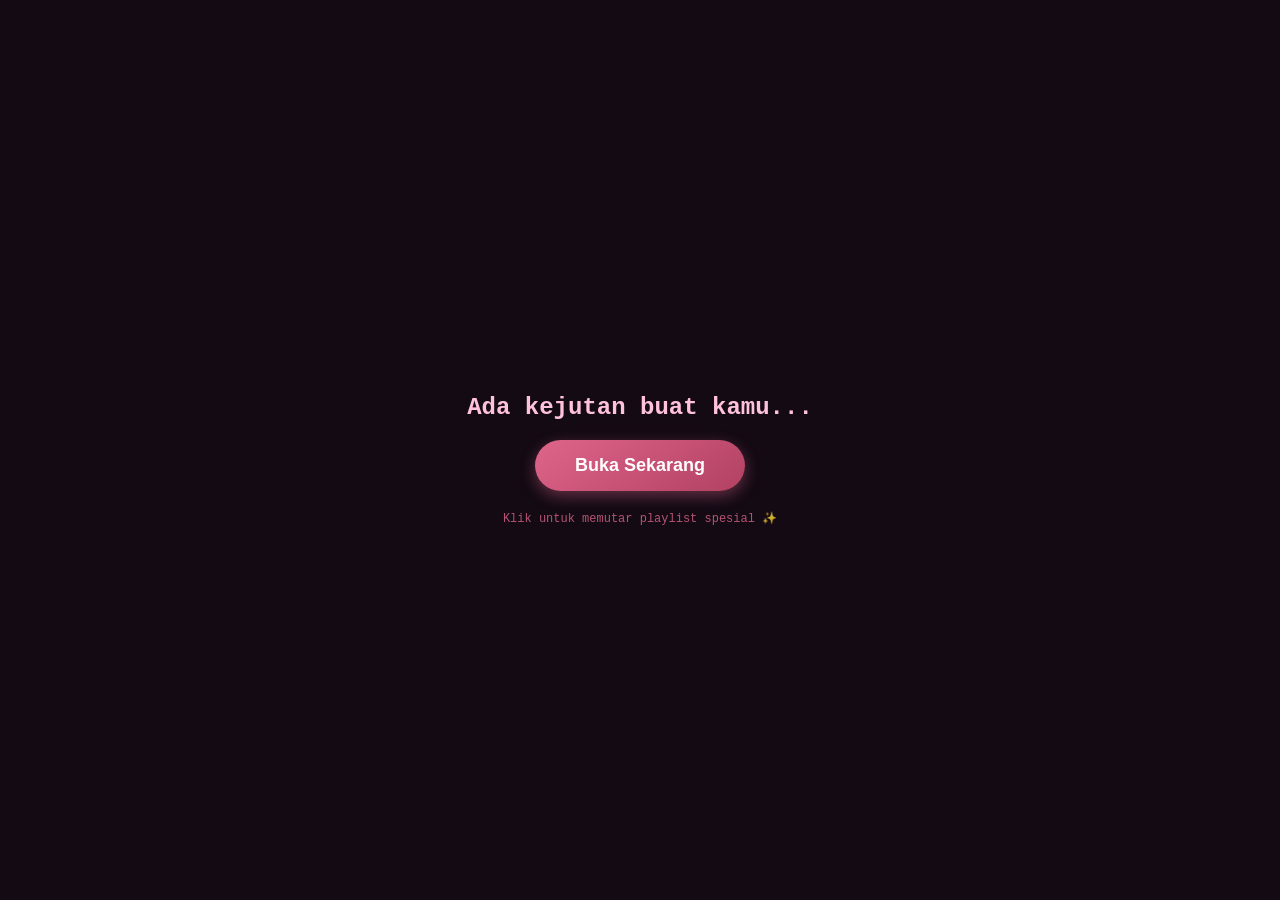
<file: index.html>
<!DOCTYPE html>
<html lang="id">
<head>
    <meta charset="UTF-8">
    <meta name="viewport" content="width=device-width, initial-scale=1.0">
    <title>Special Gift For You</title>
    <style>
        body, html { 
            margin: 0; padding: 0; height: 100%; 
            overflow: hidden; background-color: #1a1a2e; 
        }
        iframe { width: 100%; height: 100%; border: none; display: block; }

        #start-overlay { 
            position: fixed; top: 0; left: 0; 
            width: 100%; height: 100%; 
            background: rgba(20, 10, 20, 0.95); 
            color: #ffc1db; display: flex; 
            flex-direction: column; justify-content: center; 
            align-items: center; z-index: 9999; 
            font-family: 'Courier New', monospace; text-align: center;
        }

        .play-btn { 
            padding: 15px 40px; font-size: 18px; font-weight: bold;
            cursor: pointer; border-radius: 30px; 
            background: linear-gradient(145deg, #df658a, #b14162); 
            color: white; border: none; 
            box-shadow: 0 5px 15px rgba(223, 101, 138, 0.4);
            transition: transform 0.2s;
        }
        .play-btn:hover { transform: scale(1.05); }
        
        #song-info {
            margin-top: 20px;
            font-size: 12px;
            color: #df658a;
            opacity: 0.8;
        }
    </style>
</head>
<body>

    <div id="start-overlay">
        <h2>Ada kejutan buat kamu...</h2>
        <button class="play-btn" onclick="mulaiKejutan()">Buka Sekarang</button>
        <div id="song-info">Klik untuk memutar playlist spesial ✨</div>
    </div>

    <audio id="bg-music"></audio>

    <iframe id="layar-utama" src=""></iframe>

    <script>
        // 1. DAFTAR LAGU KAMU
        // Tambahkan nama file lagu kamu di sini sebanyak yang kamu mau
        const playlist = [
            '1.mp3',
            '2.mp3',
            '3.mp3',
            '4.mp3',
            '5.mp3',
            '6.mp3',
            '7.mp3',
            '8.mp3',
            '9.mp3'
        ];

        let currentSongIndex = 0;
        const musik = document.getElementById('bg-music');

        function putarLagu(index) {
            if (index >= playlist.length) {
                currentSongIndex = 0; // Balik ke lagu pertama jika sudah habis
            } else {
                currentSongIndex = index;
            }
            
            musik.src = playlist[currentSongIndex];
            musik.load();
            musik.play().catch(e => console.log("Menunggu interaksi user..."));
            console.log("Sedang memutar: " + playlist[currentSongIndex]);
        }

        // 2. OTOMATIS GANTI LAGU SAAT SELESAI
        musik.addEventListener('ended', function() {
            currentSongIndex++; 
            putarLagu(currentSongIndex);
        });

        function mulaiKejutan() {
            document.getElementById('start-overlay').style.display = 'none';
            
            musik.volume = 0.5;
            putarLagu(0); // Mulai dari lagu pertama
            
            document.getElementById('layar-utama').src = 'unlock message/index.html';
        }
    
            // PENDENGAR SINYAL DARI GAMEBOY
        window.addEventListener('message', function(event) {
            const musikUtama = document.getElementById('bg-music');
            if (!musikUtama) return;

            if (event.data === 'VOLUME_DOWN') {
                // Kecilkan volume jadi sangat pelan (10%) saat buka menu music
                musikUtama.volume = 0.1;
                console.log("Volume diturunkan");
            } else if (event.data === 'VOLUME_UP') {
                // Kembalikan volume ke normal (50%) saat keluar menu music
                musikUtama.volume = 0.5;
                console.log("Volume dinaikkan");
            }
        });
    </script>
</body>
</html>
</file>
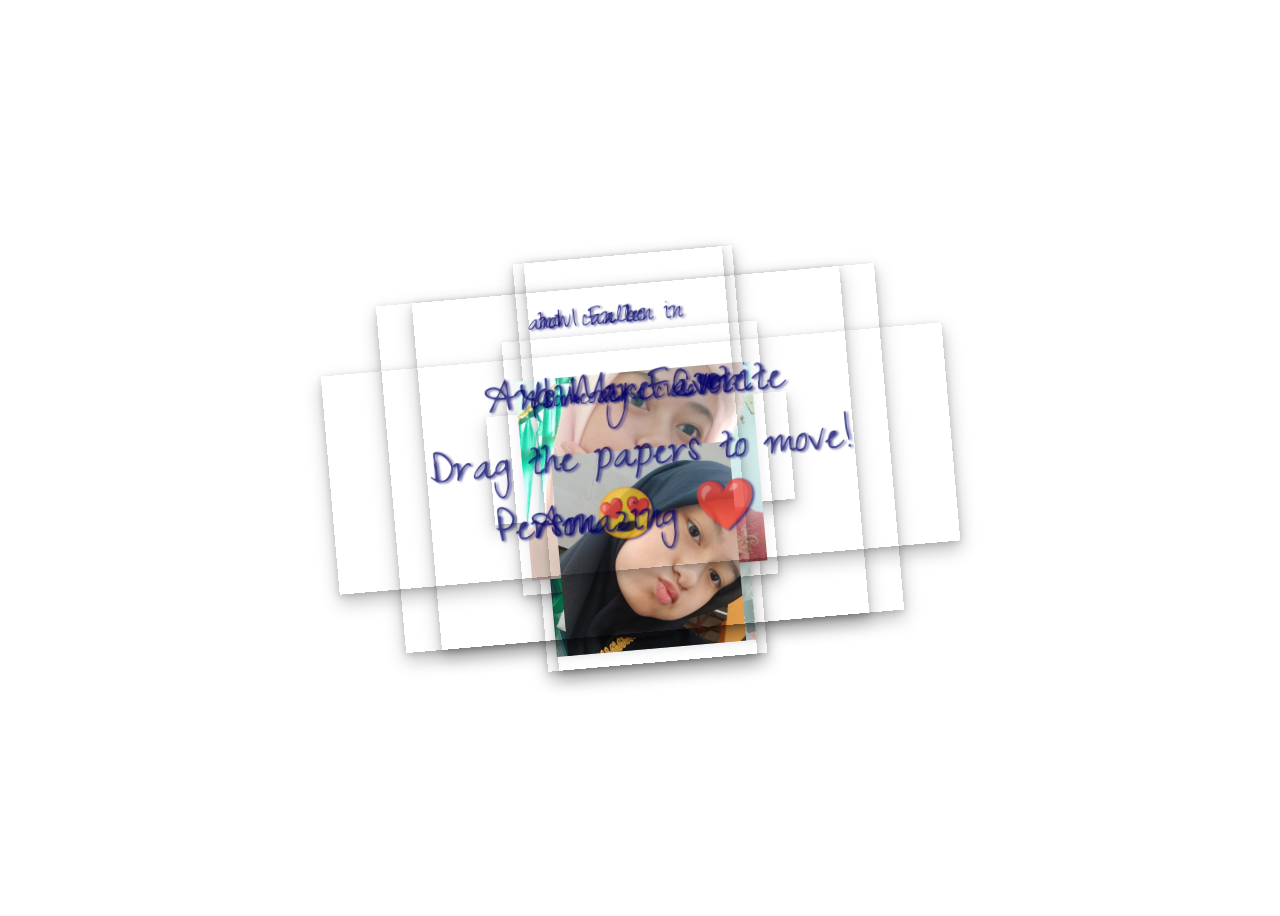
<file: drag paper/index.html>
<!DOCTYPE html>
<html lang="en" >
<head>
  <meta charset="UTF-8">
  <title>Drag Papers❤</title>
  <link rel='stylesheet' href='https://fonts.googleapis.com/css2?family=Short+Stack&amp;family=Homemade+Apple&amp;display=swap'><link rel="stylesheet" href="./style.css">
  <script src="https://code.jquery.com/jquery-3.6.0.min.js"></script>

</head>
<body>

<div class="paper last">
<button id="nextBtn" class="paper-next">
    Next →
  </button>
</div>

  
<div class="paper image">
  <p> and I Fallen in</p>
    <p>Love with You😍 </p>
   <img src="images/1.jpg" />
</div>

<div class="paper image">
  <p></p>
  <img src="images/2.jpg" />
</div>

<div class="paper image">
  <p>how can be </p>
   <p> someone so cute❤ </p>

  <img src="images/3.jpg" />
</div>

<div class="paper red">
<p class="p1"> And My Favorite</p>
<p class="p2">Person😍</p>
</div>

<div class="paper">
<p class="p1">You are Cute </p>
  <p class="p1">Amazing <span style="color: red !important;">❤️</span></p>
</div>

<div class="paper">
<p class="p1">Drag the papers to move!</p>
</div>
<!-- partial -->
  <script  src="./script.js"></script>

<script src="./script.js"></script>
<script src="./next.js"></script>

</body>
</html>
</file>
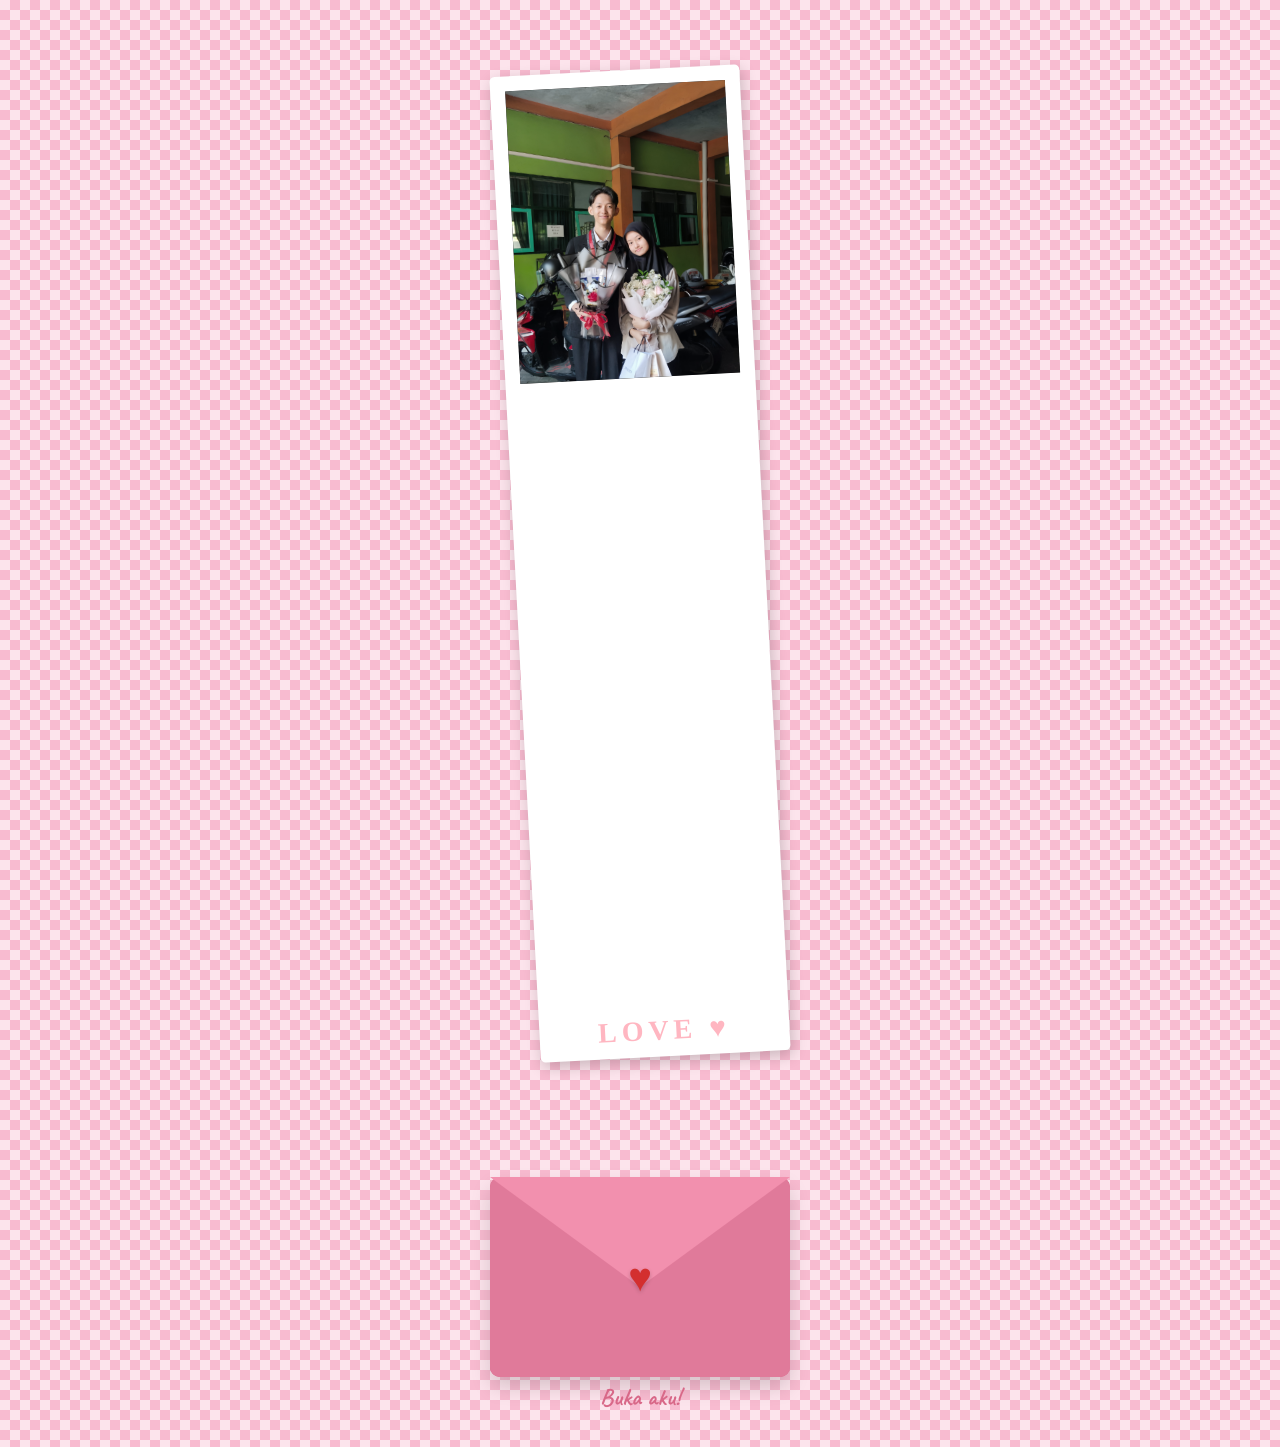
<file: final/index.html>
<!DOCTYPE html>
<html lang="id">
<head>
    <meta charset="UTF-8">
    <meta name="viewport" content="width=device-width, initial-scale=1.0">
    <title>Surat Cinta & Photostrip</title>
    <link href="https://fonts.googleapis.com/css2?family=Caveat:wght@500;700&display=swap" rel="stylesheet">
    
    <style>
        /* RESET & BACKGROUND */
        * {
            margin: 0;
            padding: 0;
            box-sizing: border-box;
        }

        body {
            background-color: #fce4ec;
            background-image: repeating-linear-gradient(45deg, #f8bbd0 25%, transparent 25%, transparent 75%, #f8bbd0 75%, #f8bbd0), 
                              repeating-linear-gradient(45deg, #f8bbd0 25%, #fce4ec 25%, #fce4ec 75%, #f8bbd0 75%, #f8bbd0);
            background-position: 0 0, 10px 10px;
            background-size: 20px 20px;
            font-family: sans-serif;
            min-height: 100vh;
            display: flex;
            justify-content: center;
            align-items: center;
            overflow-x: hidden;
            padding: 50px 0;
        }

        .container {
            display: flex;
            flex-direction: column;
            gap: 120px; 
            align-items: center;
            justify-content: center;
            padding: 20px;
            max-width: 1000px;
            width: 100%;
        }

        /* PHOTOSTRIP STYLING */
        .photostrip {
            background: white;
            padding: 15px 15px 10px 15px;
            box-shadow: 2px 5px 15px rgba(0,0,0,0.2);
            border-radius: 5px;
            transform: rotate(-3deg);
            display: flex;
            flex-direction: column;
            gap: 15px;
            width: 250px;
            z-index: 10;
        }

        .photo-frame {
            width: 100%;
            aspect-ratio: 3 / 4; 
            background-color: #333; 
            overflow: hidden;
            opacity: 0; 
            transform: translateY(20px);
            transition: opacity 1s ease, transform 1s ease;
        }

        .photo-frame.show {
            opacity: 1;
            transform: translateY(0);
        }

        .photo-frame img {
            width: 100%;
            height: 100%;
            object-fit: cover; 
            filter: grayscale(20%);
        }

        .love-label {
            text-align: center;
            font-family: 'Times New Roman', serif;
            font-size: 28px;
            font-weight: bold;
            color: #ffb6c1;
            letter-spacing: 5px;
            margin-top: 5px;
        }

        /* ENVELOPE & LETTER STYLING */
        .envelope-container {
            position: relative;
            width: 300px;
            height: 200px;
            cursor: pointer;
            /* Tambahan animasi margin-bottom agar saat suratnya panjang, layarnya ikut merenggang */
            transition: transform 0.3s ease, margin-bottom 0.6s ease;
        }

        .envelope-container:hover {
            transform: translateY(-5px);
        }

        .envelope-back {
            position: absolute;
            width: 100%;
            height: 100%;
            background-color: #d86888;
            border-radius: 10px;
            box-shadow: 0 10px 20px rgba(0,0,0,0.15);
        }

        /* Kertas Surat */
        .letter {
            position: absolute;
            width: 90%;
            left: 5%;
            top: 120px; 
            height: 60px; /* Awalnya 60px (kondisi terlipat) */
            background: #fffdf5; 
            border-radius: 5px;
            z-index: 2; 
            transition: transform 0.6s ease, height 0.6s ease;
            box-shadow: 0 4px 10px rgba(0,0,0,0.1);
            display: flex;
            align-items: flex-start; /* Diubah agar teks panjang rapi dari atas */
            justify-content: center;
            overflow: hidden;
        }

        /* Garis tipis seolah lipatan kertas */
        .letter::before {
            content: '';
            position: absolute;
            width: 100%;
            height: 2px;
            background: rgba(0,0,0,0.05);
            top: 50%;
            transition: opacity 0.3s;
        }

        .envelope-front {
            position: absolute;
            width: 100%;
            height: 100%;
            border-radius: 10px;
            overflow: hidden;
            z-index: 3;
            pointer-events: none;
        }

        .envelope-front::before {
            content: '';
            position: absolute;
            bottom: 0;
            width: 0;
            height: 0;
            border-left: 150px solid #e07a9a;
            border-right: 150px solid #e07a9a;
            border-top: 100px solid transparent;
            border-bottom: 100px solid #e07a9a;
        }

        .heart-seal {
            position: absolute;
            top: 50%;
            left: 50%;
            transform: translate(-50%, -50%);
            color: #d32f2f;
            font-size: 40px;
            z-index: 4;
            text-shadow: 0 2px 4px rgba(0,0,0,0.2);
            transition: opacity 0.5s ease;
        }

        .envelope-flap {
            position: absolute;
            top: 0;
            left: 0;
            width: 0;
            height: 0;
            border-left: 150px solid transparent;
            border-right: 150px solid transparent;
            border-top: 110px solid #f290ae;
            z-index: 4;
            transform-origin: top;
            transition: transform 0.5s ease;
        }

        .click-text {
            position: absolute;
            bottom: -35px;
            left: 50%;
            transform: translateX(-50%);
            font-family: 'Caveat', cursive;
            font-size: 24px;
            color: #d86888;
            font-weight: bold;
            animation: bounce 1.5s infinite;
        }

        /* Teks di dalam surat */
        .letter-content {
            opacity: 0;
            transform: translateY(-20px);
            transition: opacity 0.5s ease, transform 0.5s ease;
            width: 100%;
            padding: 40px 20px; /* Padding sedikit dilebarkan agar teks tidak terlalu mepet tepi */
            text-align: center;
            font-family: 'Caveat', cursive;
            font-size: 22px;
            color: #333;
            line-height: 1.4;
        }

        /* ======= KELAS ANIMASI SEQUENCE ======= */

        .flap-open .envelope-flap {
            transform: rotateX(180deg);
            z-index: 1; 
        }
        .flap-open .heart-seal {
            opacity: 0;
        }

        .letter-up .letter {
            transform: translateY(-200px); 
        }

        .letter-unfold .letter {
            /* Tinggi (height) dihapus dari sini, karena sekarang diatur otomatis lewat JavaScript */
            transform: translateY(-80px); 
            box-shadow: 0 10px 25px rgba(0,0,0,0.2);
        }
        .letter-unfold .letter::before {
            opacity: 0; 
        }

        .letter-content.show-text {
            opacity: 1;
            transform: translateY(0);
        }

        @keyframes bounce {
            0%, 100% { transform: translate(-50%, 0); }
            50% { transform: translate(-50%, -10px); }
        }

    </style>
</head>
<body>

    <div class="container">
        
        <div class="photostrip">
            <div class="photo-frame">
                <img src="./images/photo1.jpg" alt="Foto 1">
            </div>
            <div class="photo-frame">
                <img src="./images/photo2.jpg" alt="Foto 2">
            </div>
            <div class="photo-frame">
                <img src="./images/photo3.jpg" alt="Foto 3">
            </div>
            <div class="love-label">LOVE ♥</div>
        </div>

        <div class="envelope-container" id="envelope">
            <div class="envelope-back"></div>
            
            <div class="letter">
                <div class="letter-content">
                    Dear Istriku,<br><br>
                    Happy Birthdayy Sayanggg 🎉🤍<br>
                    semogaaa di umur yang baruu inii kamuuu selaluu sehatt, bahagiaaa, dan semuaa yang kamuu doakan bisaa tercapaiii.<br><br>
                    akuu cumaa mauuu bilanggg, i'm so proud of youu sayanggg. akuu banggaaaa buangett samaa hati kamuu yang baikkk dan segalaaa usahaa kamuuu, terimakasiii banyaa yyaa sayanggg<br><br>
                    maafinnn akuu yyaaa sayanggg, dihari ulang tahun kamuu akuuu belumm bisaa ikut merayakan, belum bisaa ikut ngasi kue ultah, belum bisaa ngasii banyaa hall. maafff buattt segalanyaa yaa sayanggg<br><br>
                    I loveee uu so muchh bb🤍
                </div>
            </div>
            
            <div class="envelope-front"></div>
            <div class="envelope-flap"></div>
            <div class="heart-seal">♥</div>
            <div class="click-text">Buka aku!</div>
        </div>

    </div>

    <script>
        document.addEventListener('DOMContentLoaded', function() {
            
            // Animasi Foto
            const photos = document.querySelectorAll('.photo-frame');
            photos.forEach((photo, index) => {
                setTimeout(() => {
                    photo.classList.add('show');
                }, index * 800 + 500); 
            });

            // Animasi Amplop
            const envelope = document.getElementById('envelope');
            const letter = document.querySelector('.letter');
            const letterContent = document.querySelector('.letter-content');
            const clickText = document.querySelector('.click-text');
            
            let isOpen = false;
            let isAnimating = false;

            envelope.addEventListener('click', function() {
                if(isAnimating) return;
                isAnimating = true;

                if (!isOpen) {
                    // === SEQUENCE MEMBUKA ===
                    clickText.style.display = 'none';
                    
                    envelope.classList.add('flap-open');
                    
                    setTimeout(() => {
                        envelope.classList.add('letter-up');
                        
                        setTimeout(() => {
                            letter.style.zIndex = '5';
                            envelope.classList.add('letter-unfold');
                            
                            // MENGHITUNG TINGGI KERTAS OTOMATIS
                            // Membaca seberapa tinggi teksnya, lalu set tinggi kertas agar pas
                            const contentHeight = letterContent.scrollHeight;
                            letter.style.height = contentHeight + 'px';
                            
                            // Memberi ruang ekstra di bawah amplop agar halaman bisa di-scroll ke bawah kalau teksnya sangat panjang
                            envelope.style.marginBottom = (contentHeight - 100) + 'px';
                            
                            setTimeout(() => {
                                letterContent.classList.add('show-text');
                                isOpen = true;
                                isAnimating = false;
                            }, 500); 
                            
                        }, 500); 
                        
                    }, 500); 
                    
                } else {
                    // === SEQUENCE MENUTUP ===
                    letterContent.classList.remove('show-text');
                    
                    setTimeout(() => {
                        envelope.classList.remove('letter-unfold');
                        
                        // KEMBALIKAN KERTAS KE UKURAN LIPATAN
                        letter.style.height = '60px'; 
                        envelope.style.marginBottom = '0px';
                        
                        setTimeout(() => {
                            letter.style.zIndex = '2';
                            envelope.classList.remove('letter-up');
                            
                            setTimeout(() => {
                                envelope.classList.remove('flap-open');
                                clickText.style.display = 'block';
                                isOpen = false;
                                isAnimating = false;
                            }, 500);
                            
                        }, 500);
                        
                    }, 300);
                }
            });
        });
    </script>
</body>
</html>
</file>
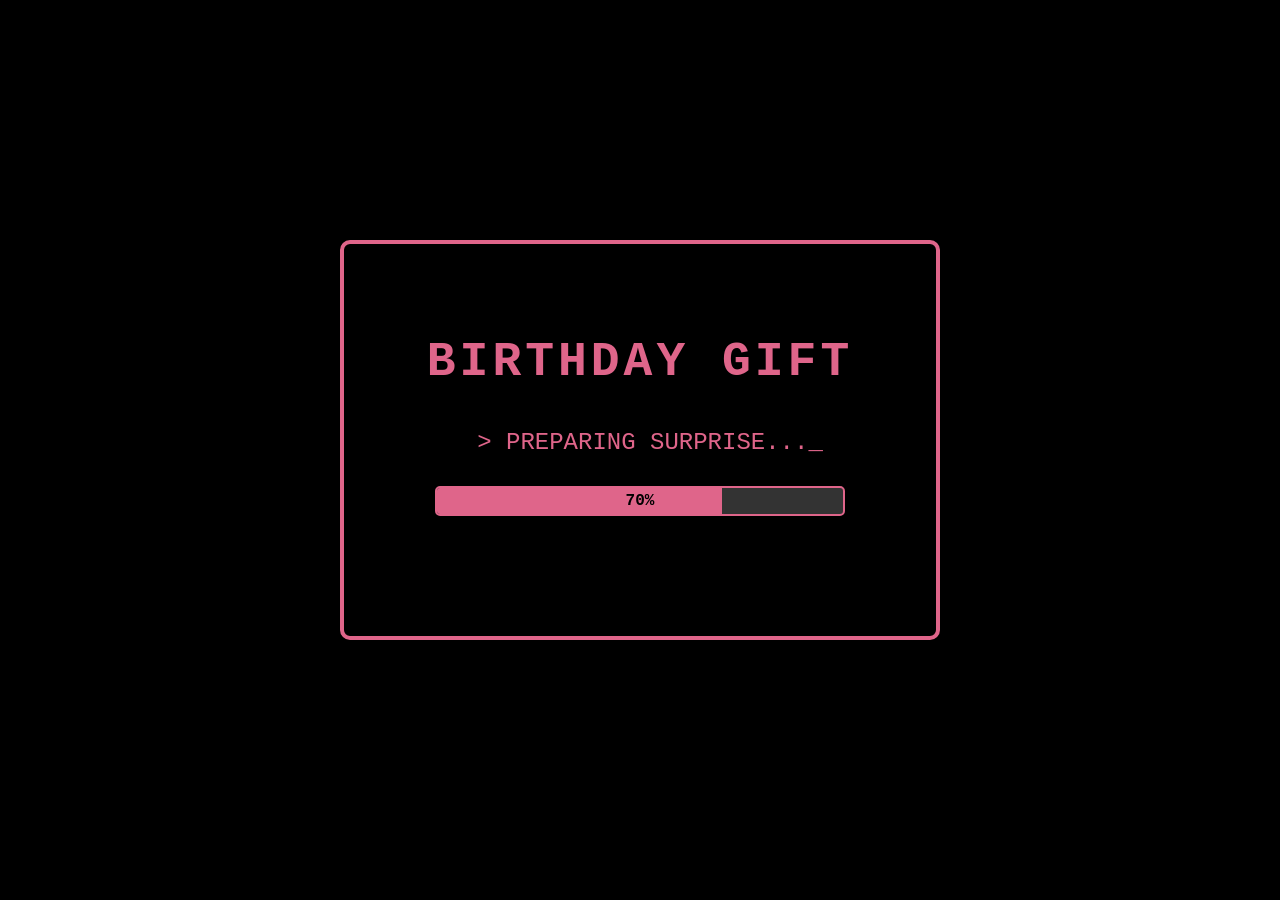
<file: gameboy/index.html>
<!DOCTYPE html>
<html lang="en">
<head>
    <meta charset="UTF-8">
    <meta name="viewport" content="width=device-width, initial-scale=1.0">
    <title>Birthday Gift</title>
    <link rel="stylesheet" href="styles.css">
</head>
<body>
    <div id="gameboy-container">
        <!-- Loading Screen -->
        <div id="loading-screen" class="screen active">
            <div class="gameboy-screen">
                <div class="screen-content">
                    <h1 class="title">BIRTHDAY GIFT</h1>
                    <div class="loading-text">&gt; wait a minute sayangg..._</div>
                    <div class="progress-bar">
                        <div class="progress-fill" id="progress-fill"></div>
                        <div class="progress-text">38%</div>
                    </div>
                </div>
            </div>
        </div>

        <!-- Main Screen -->
        <div id="main-screen" class="screen">
            <div class="gameboy-body">
                <div class="gameboy-header">
                    <div class="power-indicator">
                        <span class="power-dot"></span>
                        <span class="power-text">POWER</span>
                    </div>
                    <div class="brand-text">GAME-BOY</div>
                </div>
                
                <div class="gameboy-screen">
                    <div class="screen-content">
                        <h1 class="birthday-title">HAPPY BIRTHDAY SAYANGKUU NUZULIN LADAYKA NUR!</h1>
                        <div class="start-text">Press Start Button</div>
                        <div class="screen-info">
                            <span class="dot-matrix">DOT MATRIX WITH STEREO SOUND</span>
                            <span class="battery">
                                <span class="battery-dot"></span>
                                BATTERY
                            </span>
                        </div>
                    </div>
                </div>

                <div class="menu-buttons">
                    <button class="menu-btn message-btn" data-page="message">MESSAGE</button>
                    <button class="menu-btn gallery-btn" data-page="gallery">GALLERY</button>
                    <button class="menu-btn music-btn" data-page="music">MUSIC</button>
                    <button class="menu-btn tetris-btn" data-page="tetris">TETRIS</button>
                </div>

                <div class="controls">
                    <div class="dpad">
                        <div class="dpad-center">
                            <div class="dpad-up">↑</div>
                            <div class="dpad-left">←</div>
                            <div class="dpad-right">→</div>
                            <div class="dpad-down">↓</div>
                        </div>
                    </div>
                    <div class="action-buttons">
                        <button class="action-btn b-btn">B</button>
                        <button class="action-btn a-btn">A</button>
                    </div>
                </div>

                <div class="bottom-controls">
                    <button class="control-btn select-btn">SELECT</button>
                    <button class="control-btn start-btn">START</button>
                </div>
                
                <div class="extra-controls">
                    <button class="control-btn custom-btn">FINAL GIFT</button>
                </div>

                <div class="speaker-grille"></div>
            </div>
        </div>

        <!-- Message Screen -->
        <div id="message-screen" class="screen">
            <div class="page-container">
                <div class="page-screen">
                        <!-- Content will be populated by JavaScript -->
                </div>
                <div class="page-controls">
                    <button class="page-btn back-btn" data-page="main">KEMBALI</button>
                    <button class="page-btn continue-btn">SELANJUTNYA</button>
                </div>
            </div>
        </div>

        <!-- Gallery Screen -->
        <div id="gallery-screen" class="screen">
            <div class="page-container">
                <div class="page-screen">
                    <div class="page-header">Gallery</div>
                    <div class="gallery-content">
                        <!-- Content will be populated by JavaScript -->
                    </div>
                </div>
                <div class="page-controls">
                    <button class="page-btn back-btn" data-page="main">KEMBALI</button>
                    <button class="page-btn continue-btn">SELANJUTNYA</button>
                </div>
            </div>
        </div>

        <!-- Music Screen -->
        <div id="music-screen" class="screen">
            <div class="page-container">
                <div class="page-screen">
                    <div class="page-header">Music Player</div>
                    <div class="music-content">
                        <!-- Content will be populated by JavaScript -->
                    </div>
                </div>
                <div class="page-controls">
                    <button class="page-btn back-btn" data-page="main">KEMBALI</button>
                    <button class="page-btn continue-btn">SELANJUTNYA</button>
                </div>
            </div>
        </div>

        <!-- Tetris Screen -->
        <div id="tetris-screen" class="screen">
            <div class="page-container">
                <div class="page-screen">
                    <div class="tetris-header">
                        <button class="tetris-back-btn" data-page="main">← BACK</button>
                        <div class="tetris-title">Tetris</div>
                        <div class="tetris-stats">
                            <div class="stat">Score: <span id="score">0</span></div>
                            <div class="stat">Level: <span id="level">1</span></div>
                            <div class="stat">Lines: <span id="lines">0</span></div>
                        </div>
                    </div>
                    <div class="tetris-game">
                        <canvas id="tetris-canvas" width="300" height="400"></canvas>
                    </div>
                    <div class="tetris-controls">
                        <button class="tetris-btn" id="left-btn">◀</button>
                        <button class="tetris-btn" id="rotate-btn">ROTATE</button>
                        <button class="tetris-btn" id="right-btn">▶</button>
                    </div>
                </div>
                <div class="page-controls">
                    <button class="page-btn back-btn" data-page="main">KEMBALI</button>
                </div>
            </div>
        </div>

        <!-- Game Over Modal -->
        <div id="game-over-modal" class="modal">
            <div class="modal-content">
                <div class="game-over-text">GAME OVER</div>
                <button class="modal-btn" id="confirm-btn">CONFIRM</button>
            </div>
        </div>

        <!-- Final Message Modal -->
        <div id="final-message-modal" class="modal">
            <div class="modal-content">
                <div class="final-message-title">INGATT YAAA!</div>
                <div class="final-message-text">
                    <p>walaupun kamu kalah di game ini,</p>
                    <p>tapi kamu selalu menang</p>
                    <p>kok di hati aku, HEHE</p>
                    <p>^_^</p>
                    <p>once again happy birthday sayanggg</p>
                    <p>btw habis ini masih ada 1 page terakhir, nanti pencet 'final gift' yaa</p>
                    <p class="love-text">I LOVE YOUU SAYANGGG🤍 &lt;3</p>
                </div>
                <button class="modal-btn" id="ok-btn">OK</button>
            </div>
        </div>
    </div>

    <script src="script.js"></script>
</body>
</html>
</file>
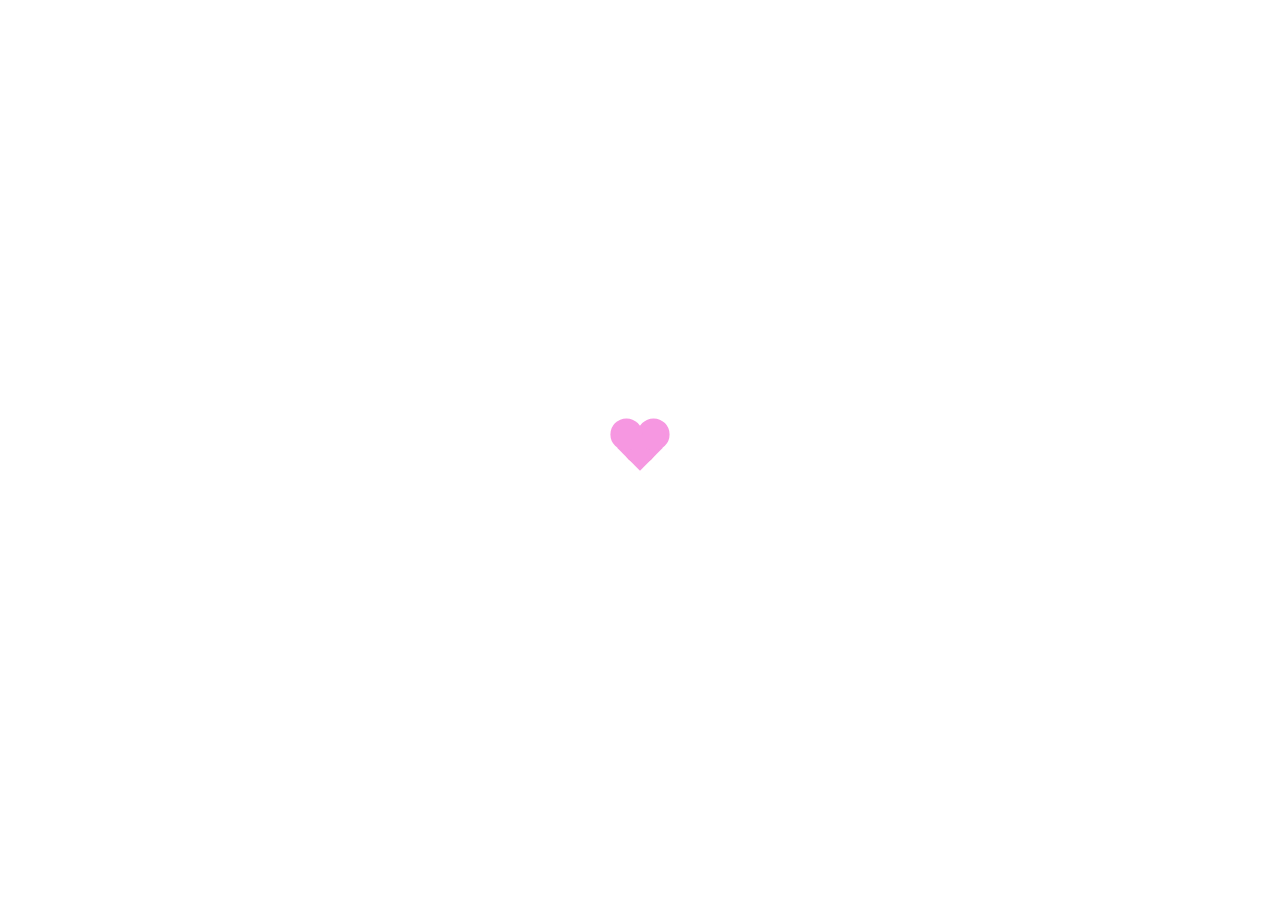
<file: unlock message/index.html>
<!DOCTYPE html>
<html lang="id">
<head>
    <meta name="viewport" content="width=device-width, initial-scale=1.0">
    <meta charset="UTF-8">
    <title>Hidden message</title>
    <link rel="stylesheet" href="styles.css">
</head>
<body>
  <div id="scaleRoot">
    <input type="checkbox" id="heartInput">
    <label for="heartInput" class="hearts" id="heartholder"></label>
    <span class="hearts" id="heart"></span>
    <span class="circle"></span>

    <input type="radio" checked="checked" id="checkENG" name="language">
    <label class="lang" for="checkENG"></label>   

    <div class="message eng">
        <p>terimakasiii sudaaa menyempatkan waktuu...</p>
        <p class="love">loveee uu sayanggg❤</p>
    </div>
  </div>
    
    <button id="nextBtn" class="next-btn">Next →</button>

  <script src="script.js"></script>
</body>
</html>
</file>
<file: drag paper/style.css>
@import url('https://fonts.googleapis.com/css2?family=Zeyada&display=swap');




body {
  height: 100vh;
  display: flex;
  align-items: center;
  justify-content: center;

  background-size: 1000px;
  background-image: url("https://www.psdgraphics.com/wp-content/uploads/2022/01/white-math-paper-texture.jpg");
  background-position: center center;
}

.paper {
  background-image: url("https://i0.wp.com/textures.world/wp-content/uploads/2018/10/2-Millimeter-Paper-Background-copy.jpg?ssl=1");
  background-size: 500px;
  background-position: center center;
  padding: 20px 100px;
  position: absolute;
  touch-action: none;
/*  min-width: 800px; */
  
  transform: rotateZ(-5deg);
  box-shadow: 1px 15px 20px 0px rgba(0,0,0,0.5);
  
  position: absolute;
}

.paper.heart {
  position: relative;
  width: 200px;
  height: 200px;
  padding: 0;
  border-radius: 50%;
}

.paper.image {
  padding: 10px;
}
.paper.image p {
  font-size: 30px;
}

img {
  max-height: 200px;
  width: 100%;
  user-select: none;
}

.paper.heart::after {
  content: "";
  background-image: url('https://cdn.pixabay.com/photo/2016/03/31/19/25/cartoon-1294994__340.png');
  width: 100%;
  height: 100%;
  position: absolute;
  top: 0;
  left: 0;
  background-size: 150px;
  background-position: center center;
  background-repeat: no-repeat;
  opacity: 0.6;
}

p {
  font-family: 'Zeyada';
  font-size: 50px;
  color: rgb(0,0,100);
  opacity: 0.75;
  user-select: none;
  
  filter: drop-shadow(2px 1.5px 1px rgba(0,0,105,0.9));
}

.next-btn {
  position: fixed;
  bottom: 40px;
  padding: 12px 26px;
  font-size: 16px;
  border: none;
  border-radius: 30px;
  background: #ff6b81;
  color: white;
  cursor: pointer;
  z-index: 9999;
  box-shadow: 0 6px 20px rgba(0,0,0,0.25);
  transition: all 0.3s ease;
}

.next-btn:hover {
  background: #ff4757;
  transform: scale(1.05);
}

.paper {
  box-shadow: 
    0 8px 18px rgba(0,0,0,0.25),
    0 2px 6px rgba(0,0,0,0.15);
  transition: box-shadow 0.3s ease;
}

/* kertas yg sedang dipegang */
.paper.active {
  box-shadow:
    0 20px 35px rgba(0,0,0,0.45),
    0 6px 12px rgba(0,0,0,0.25);
}

/* tombol next di kertas */
.paper-next {
  margin-top: 20px;
  padding: 10px 24px;
  font-size: 18px;
  border: none;
  border-radius: 25px;
  background: #ff6b81;
  color: white;
  cursor: pointer;
  opacity: 0;
  pointer-events: none;
  transition: all 0.4s ease;
  font-family: 'Zeyada';
}

/* tombol muncul */
.paper.last.show-next .paper-next {
  opacity: 1;
  pointer-events: auto;
}
</file>
<file: gameboy/styles.css>
/* Reset and base styles */
* {
    margin: 0;
    padding: 0;
    box-sizing: border-box;
}

body {
    font-family: 'Courier New', monospace;
    background: linear-gradient(45deg, #1a1a2e, #16213e, #0f3460);
    min-height: 100vh;
    display: flex;
    justify-content: center;
    align-items: center;
    overflow: hidden;
}

#gameboy-container {
    position: relative;
    width: 100%;
    height: 100vh;
    display: flex;
    justify-content: center;
    align-items: center;
}

/* Enhanced Screen Transitions */
.screen {
    display: none;
    opacity: 0;
    transform: translateY(20px);
    transition: all 0.8s cubic-bezier(0.4, 0, 0.2, 1);
    position: absolute;
    top: 0;
    left: 0;
    width: 100%;
    height: 100%;
}

.screen.active {
    display: flex;
    justify-content: center;
    align-items: center;
    opacity: 1;
    transform: translateY(0);
}

.screen.fade-out {
    opacity: 0;
    transform: translateY(-20px);
    transition: all 0.6s cubic-bezier(0.4, 0, 0.2, 1);
}

.screen.fade-in {
    opacity: 1;
    transform: translateY(0);
    transition: all 0.8s cubic-bezier(0.4, 0, 0.2, 1);
}

/* Loading Screen Styles */
#loading-screen {
    background: #000;
    color: #00ff00;
}

#loading-screen .gameboy-screen {
    width: 600px;
    height: 400px;
    background: #000;
    border: 4px solid #df658a;
    border-radius: 10px;
    display: flex;
    justify-content: center;
    align-items: center;
    position: relative;
}

#loading-screen .screen-content {
    text-align: center;
    width: 100%;
    padding: 40px;
}

#loading-screen .title {
    font-size: 48px;
    font-weight: bold;
    color: #df658a;
    margin-bottom: 40px;
    letter-spacing: 4px;
    animation: titleGlow 2s ease-in-out infinite alternate; /* Tambahkan ini */
}

/* Tambahkan keyframe ini */
@keyframes titleGlow {
    from {
        text-shadow: 0 0 10px #df658a;
    }
    to {
        text-shadow: 0 0 20px #df658a, 0 0 30px #df658a;
    }
}

#loading-screen .loading-text {
    font-size: 24px;
    color: #df658a;
    margin-bottom: 30px;
    text-align: left;
    padding-left: 20px;
    animation: blink 1s infinite;
    transition: opacity 0.3s ease; /* Tambahkan ini */
}

.progress-bar {
    width: 80%;
    height: 30px;
    background: #333;
    border: 2px solid #df658a;
    margin: 0 auto 30px;
    position: relative;
    border-radius: 5px;
    overflow: hidden;
}

.progress-fill {
    height: 100%;
    background: #df658a;
    width: 38%;
    transition: width 0.3s ease;
    position: relative;
    overflow: hidden;
}

/* Tambahkan efek shine */
.progress-fill::after {
    content: '';
    position: absolute;
    top: 0;
    left: -100%;
    width: 100%;
    height: 100%;
    background: linear-gradient(90deg, transparent, rgba(255,255,255,0.4), transparent);
    animation: shine 2s infinite;
}

@keyframes shine {
    0% { left: -100%; }
    100% { left: 100%; }
}

.progress-text {
    position: absolute;
    top: 50%;
    left: 50%;
    transform: translate(-50%, -50%);
    color: #000;
    font-weight: bold;
    font-size: 16px;
}

#loading-screen .smile-text {
    font-size: 32px;
    color: #df658a;
    font-weight: bold;
    margin-top: 20px;
}

/* Main Screen Entry Animation */
#main-screen.screen-entering {
    animation: mainScreenEnter 1.2s cubic-bezier(0.4, 0, 0.2, 1) forwards;
}

@keyframes mainScreenEnter {
    0% {
        opacity: 0;
        transform: scale(0.9) translateY(30px);
    }
    50% {
        opacity: 0.7;
        transform: scale(1.02) translateY(-5px);
    }
    100% {
        opacity: 1;
        transform: scale(1) translateY(0);
    }
}

/* Loading completion animation */
.loading-complete {
    animation: loadingSuccess 0.8s ease-in-out forwards;
}

@keyframes loadingSuccess {
    0% {
        transform: scale(1);
        opacity: 1;
    }
    50% {
        transform: scale(1.05);
        filter: brightness(1.2);
    }
    100% {
        transform: scale(1);
        opacity: 1;
    }
}

/* Main Gameboy Styles */
.gameboy-body {
    width: 400px;
    height: 600px;
    background: linear-gradient(145deg, #e8e8e8, #d0d0d0);
    border-radius: 20px 20px 40px 40px;
    padding: 20px;
    box-shadow: 
        0 20px 40px rgba(0,0,0,0.3),
        inset 0 2px 4px rgba(255,255,255,0.8),
        inset 0 -2px 4px rgba(0,0,0,0.2);
    position: relative;
}

.gameboy-header {
    display: flex;
    justify-content: space-between;
    align-items: center;
    margin-bottom: 15px;
    font-size: 12px;
    color: #666;
}

.power-indicator {
    display: flex;
    align-items: center;
    gap: 5px;
}

.power-dot {
    width: 8px;
    height: 8px;
    background: #ff4444;
    border-radius: 50%;
}

.brand-text {
    font-weight: bold;
    font-size: 14px;
}

.gameboy-screen {
    width: 100%;
    height: 200px;
    background: #a34071;
    border: 8px solid #1a1a1a;
    border-radius: 8px;
    margin-bottom: 20px;
    position: relative;
    box-shadow: inset 0 0 20px rgba(0,0,0,0.5);
}

/* Gameboy elements staggered entry */
.gameboy-screen {
    opacity: 0;
    transform: translateY(20px);
    transition: all 0.6s cubic-bezier(0.4, 0, 0.2, 1);
}

.screen.active .gameboy-screen {
    opacity: 1;
    transform: translateY(0);
    transition-delay: 0.2s;
}

.menu-buttons {
    opacity: 0;
    transform: translateY(30px);
    transition: all 0.8s cubic-bezier(0.4, 0, 0.2, 1);
}

.screen.active .menu-buttons {
    opacity: 1;
    transform: translateY(0);
    transition-delay: 0.4s;
}

.controls {
    opacity: 0;
    transform: translateY(40px);
    transition: all 1s cubic-bezier(0.4, 0, 0.2, 1);
}

.screen.active .controls {
    opacity: 1;
    transform: translateY(0);
    transition-delay: 0.6s;
}

.bottom-controls {
    opacity: 0;
    transform: translateY(50px);
    transition: all 1.2s cubic-bezier(0.4, 0, 0.2, 1);
}

.extra-controls {
    display: flex;
    justify-content: center;
    margin-bottom: 20px;
    opacity: 0;
    transform: translateY(50px);
    transition: all 1.2s cubic-bezier(0.4, 0, 0.2, 1);
}

.screen.active .extra-controls {
    opacity: 1;
    transform: translateY(0);
    transition-delay: 0.9s; /* Muncul sedikit setelah tombol Select & Start */
}

.screen.active .bottom-controls {
    opacity: 1;
    transform: translateY(0);
    transition-delay: 0.8s;
}

.gameboy-screen .screen-content {
    padding: 20px;
    height: 100%;
    display: flex;
    flex-direction: column;
    justify-content: center;
    align-items: center;
    text-align: center;
}

.birthday-title {
    color: #ffc1db;
    font-size: 24px;
    font-weight: bold;
    margin-bottom: 10px;
    text-shadow: 0 0 10px #ffc1db;
}

.start-text {
    color: #ffc1db;
    font-size: 16px;
    margin-bottom: 20px;
}

.screen-info {
    position: absolute;
    bottom: 10px;
    left: 10px;
    right: 10px;
    display: flex;
    justify-content: space-between;
    font-size: 8px;
    color: #ffffff;
}

.battery {
    display: flex;
    align-items: center;
    gap: 3px;
}

.battery-dot {
    width: 4px;
    height: 4px;
    background: #ff4444;
    border-radius: 50%;
}


/* Menu Buttons - Fixed Tetris Button */
.menu-buttons {
    display: grid;
    grid-template-columns: 1fr 1fr;
    gap: 10px;
    margin-bottom: 30px;
}

.menu-btn {
    padding: 15px;
    border: none;
    border-radius: 8px;
    font-family: inherit;
    font-weight: bold;
    font-size: 14px;
    cursor: pointer;
    transition: all 0.2s ease;
    box-shadow: 0 4px 8px rgba(0,0,0,0.2);
    text-transform: uppercase; /* Ensure consistent text formatting */
    letter-spacing: 0.5px; /* Better letter spacing */
}

.menu-btn:hover {
    transform: translateY(-2px);
    box-shadow: 0 6px 12px rgba(0,0,0,0.3);
}

.menu-btn:active {
    transform: translateY(0);
    box-shadow: 0 2px 4px rgba(0,0,0,0.2);
}

.message-btn {
    background: linear-gradient(145deg, #4a90e2, #357abd);
    color: white;
}

.message-btn:hover {
    background: linear-gradient(145deg, #357abd, #2968a3);
}

.gallery-btn {
    background: linear-gradient(145deg, #e74c3c, #c0392b);
    color: white;
}

.gallery-btn:hover {
    background: linear-gradient(145deg, #c0392b, #a93226);
}

.music-btn {
    background: linear-gradient(145deg, #9b59b6, #8e44ad);
    color: white;
}

.music-btn:hover {
    background: linear-gradient(145deg, #8e44ad, #7d3c98);
}

.tetris-btn {
    background: linear-gradient(145deg, #27ae60, #229954);
    color: white;
}

.tetris-btn:hover {
    background: linear-gradient(145deg, #229954, #1e8449);
}

/* Ensure all buttons have consistent focus states */
.menu-btn:focus {
    outline: none;
    box-shadow: 0 0 0 3px rgba(255, 255, 255, 0.3);
}


/* Controls */
.controls {
    display: flex;
    justify-content: space-between;
    align-items: center;
    margin-bottom: 20px;
}

.dpad {
    width: 80px;
    height: 80px;
    position: relative;
}

.dpad-center {
    width: 100%;
    height: 100%;
    background: #333;
    position: relative;
    border-radius: 8px;
}

.dpad-center div {
    position: absolute;
    background: #555;
    color: white;
    display: flex;
    justify-content: center;
    align-items: center;
    font-size: 16px;
    cursor: pointer;
    transition: background 0.2s ease;
}

.dpad-center div:hover {
    background: #666;
}

.dpad-up, .dpad-down {
    width: 30px;
    height: 25px;
    left: 50%;
    transform: translateX(-50%);
}

.dpad-up {
    top: 0;
    border-radius: 8px 8px 0 0;
}

.dpad-down {
    bottom: 0;
    border-radius: 0 0 8px 8px;
}

.dpad-left, .dpad-right {
    width: 25px;
    height: 30px;
    top: 50%;
    transform: translateY(-50%);
}

.dpad-left {
    left: 0;
    border-radius: 8px 0 0 8px;
}

.dpad-right {
    right: 0;
    border-radius: 0 8px 8px 0;
}

.action-buttons {
    display: flex;
    gap: 15px;
}

.action-btn {
    width: 50px;
    height: 50px;
    border: none;
    border-radius: 50%;
    font-family: inherit;
    font-weight: bold;
    font-size: 18px;
    cursor: pointer;
    transition: all 0.2s ease;
    box-shadow: 0 4px 8px rgba(0,0,0,0.3);
}

.action-btn:hover {
    transform: translateY(-2px);
    box-shadow: 0 6px 12px rgba(0,0,0,0.4);
}

.action-btn:active {
    transform: translateY(0);
    box-shadow: 0 2px 4px rgba(0,0,0,0.2);
}

.b-btn {
    background: linear-gradient(145deg, #e74c3c, #c0392b);
    color: white;
}

.a-btn {
    background: linear-gradient(145deg, #e74c3c, #c0392b);
    color: white;
}

.bottom-controls {
    display: flex;
    justify-content: center;
    gap: 30px;
    margin-bottom: 20px;
}

.control-btn {
    padding: 8px 16px;
    border: none;
    border-radius: 20px;
    background: #666;
    color: white;
    font-family: inherit;
    font-size: 12px;
    cursor: pointer;
    transition: all 0.2s ease;
}

.control-btn:hover {
    background: #777;
    transform: translateY(-1px);
}

.speaker-grille {
    position: absolute;
    bottom: 20px;
    right: 20px;
    width: 40px;
    height: 40px;
    background: 
        radial-gradient(circle at 25% 25%, #333 2px, transparent 2px),
        radial-gradient(circle at 75% 25%, #333 2px, transparent 2px),
        radial-gradient(circle at 25% 75%, #333 2px, transparent 2px),
        radial-gradient(circle at 75% 75%, #333 2px, transparent 2px),
        radial-gradient(circle at 50% 50%, #333 2px, transparent 2px);
    background-size: 8px 8px;
}

/* Page Container Styles */
.page-container {
    width: 400px;
    height: 600px;
    background: linear-gradient(145deg, #7b68ee, #6a5acd);
    border-radius: 20px;
    padding: 20px;
    box-shadow: 0 20px 40px rgba(0,0,0,0.3);
    border: 4px solid #ffc1db;
}

.page-screen {
    width: 100%;
    height: 480px;
    background: #a34071;
    border: 4px solid #1a1a1a;
    border-radius: 8px;
    margin-bottom: 20px;
    overflow: hidden;
}

.page-header {
    background: #1a1a1a;
    color: #ffc1db;
    padding: 10px;
    text-align: center;
    font-size: 18px;
    font-weight: bold;
}

.page-controls {
    display: flex;
    justify-content: space-between;
    gap: 20px;
    margin-top: 20px;
}

.page-btn {
    flex: 1;
    padding: 12px;
    border: none;
    border-radius: 8px;
    font-family: inherit;
    font-weight: bold;
    font-size: 14px;
    cursor: pointer;
    transition: all 0.2s ease;
}

.continue-btn {
    order: 2; /* Right side */
}

.back-btn {
    order: 1; /* Left side */
}

.page-btn:hover {
    transform: translateY(-2px);
    box-shadow: 0 4px 8px rgba(0,0,0,0.3);
}

/* Message Page Styles - Fixed Layout */
.message-content {
    height: calc(100% - 80px); /* Adjusted to match other pages */
    overflow-y: auto;
    padding: 15px;
    background: #a34071;
    color: #ffc1db;
    font-size: 12px;
    line-height: 1.5;
    border-radius: 4px;
    margin-bottom: 10px;
    box-sizing: border-box;
}

.message-content::-webkit-scrollbar {
    width: 4px;
}

.message-content::-webkit-scrollbar-track {
    background: #1a1a2e;
}

.message-content::-webkit-scrollbar-thumb {
    background: #ffc1db;
    border-radius: 2px;
}

.typing-cursor {
    animation: blink 1s infinite;
}

/* Skip button positioned consistently with other pages */
.skip-btn {
    display: block;
    margin: 0 auto 8px auto;
    padding: 6px 12px;
    background: #e74c3c;
    color: white;
    border: none;
    border-radius: 4px;
    cursor: pointer;
    font-family: inherit;
    font-size: 10px;
    font-weight: bold;
    text-transform: uppercase;
    transition: all 0.2s ease;
}

.skip-btn:hover {
    background: #c0392b;
    transform: scale(1.05);
}

.skip-btn:active {
    transform: scale(0.95);
}

/* Remove the problematic overrides */
#message-screen .page-screen {
    height: 480px; /* Same as other pages */
}

/* Ensure consistent structure */
#message-screen .page-container {
    width: 400px;
    height: 600px;
    /* Same as other pages */
}

/* Gallery Page Styles */
.gallery-content {
    padding: 15px;
    height: calc(100% - 60px);
    display: flex;
    flex-direction: column;
}

.photobox-header {
    display: flex;
    justify-content: space-between;
    align-items: center;
    background: #ffc1db;
    padding: 8px 12px;
    border-radius: 4px;
    margin-bottom: 10px;
    flex-shrink: 0;
}

.photobox-dot {
    width: 8px;
    height: 8px;
    border-radius: 50%;
}

.photobox-dot.red {
    background: #ff4444;
}

.photobox-dot.green {
    background: #44ff44;
}

.photobox-title {
    color: #d1175e;
    font-size: 12px;
    font-weight: bold;
}

.photobox-progress {
    background: #7a0039;
    border-radius: 4px;
    margin-bottom: 15px;
    padding: 8px;
    color: #ffc1db;
    font-size: 11px;
    text-align: center;
    min-height: 20px;
    flex-shrink: 0;
}

.photo-display {
    background: #1a1a2e;
    border-radius: 8px;
    display: flex;
    justify-content: center;
    align-items: flex-start;
    margin-bottom: 15px;
    padding: 15px;
    overflow-y: auto;
    overflow-x: hidden;
    flex: 1;
    max-height: 300px;
}

/* Custom scrollbar for photo display */
.photo-display::-webkit-scrollbar {
    width: 6px;
}

.photo-display::-webkit-scrollbar-track {
    background: #333;
    border-radius: 3px;
}

.photo-display::-webkit-scrollbar-thumb {
    background: #ffc1db;
    border-radius: 3px;
}

.photo-display::-webkit-scrollbar-thumb:hover {
    background: #ffc1db;
}

.photo-placeholder {
    text-align: center;
    color: #ffc1db;
    font-size: 12px;
    margin-top: 50px;
}

/* Photo Strip Styles - Vertical Scrollable */
.photo-strip {
    display: flex;
    flex-direction: column;
    width: 100%;
    max-width: 320px;
    background: #ffffff;
    border-radius: 8px;
    box-shadow: 0 4px 8px rgba(0,0,0,0.3);
    min-height: 100%;
    position: relative;
    overflow: hidden; /* Prevent content from spilling out */
}

.photo-strip-header {
    text-align: center;
    color: #333;
    font-size: 12px;
    font-weight: bold;
    padding: 15px 10px 10px 10px;
    border-bottom: 2px solid #ccc;
    background: #ffffff;
    flex-shrink: 0; /* Prevent header from shrinking */
    position: relative;
    z-index: 2;
}

.photo-frames-container {
    display: flex;
    flex-direction: column;
    gap: 12px;
    flex: 1;
    padding: 15px;
    overflow-y: auto; /* Make only the frames container scrollable */
    overflow-x: hidden;
    max-height: 220px; /* Limit height to enable scrolling */
}

/* Custom scrollbar for frames container */
.photo-frames-container::-webkit-scrollbar {
    width: 5px;
}

.photo-frames-container::-webkit-scrollbar-track {
    background: #f1f1f1;
    border-radius: 3px;
}

.photo-frames-container::-webkit-scrollbar-thumb {
    background: #c1c1c1;
    border-radius: 3px;
}

.photo-frames-container::-webkit-scrollbar-thumb:hover {
    background: #a1a1a1;
}

.photo-frame {
    width: 100%;
    height: 150px;
    background: #f0f0f0;
    border: 3px solid #333;
    border-radius: 6px;
    display: flex;
    align-items: center;
    justify-content: center;
    position: relative;
    overflow: hidden;
    transition: all 0.3s ease;
    flex-shrink: 0;
}

.photo-frame.filled {
    background: none; /* Remove gradient for image display */
    color: white;
    transform: scale(1.02);
    box-shadow: 0 3px 6px rgba(0,0,0,0.2);
}

.photo-image {
    width: 100%;
    height: 100%;
    object-fit: cover;
    border-radius: 3px;
    transition: opacity 0.3s ease;
}

.photo-overlay {
    position: absolute;
    bottom: 0;
    left: 0;
    right: 0;
    background: linear-gradient(transparent, rgba(0,0,0,0.9));
    padding: 10px 6px 6px 6px; /* Increased padding for larger frame */
    border-radius: 0 0 3px 3px;
}

.photo-content {
    color: #333;
    font-size: 11px;
    text-align: center;
    padding: 5px;
    font-weight: bold;
    line-height: 1.2;
}

.photo-frame.filled .photo-overlay .photo-content {
    color: white;
    text-shadow: 2px 2px 4px rgba(0,0,0,0.8);
    font-size: 10px;
    text-align: center;
    font-weight: bold;
    line-height: 1.2;
}

.photo-strip-footer {
    text-align: center;
    color: #666;
    font-size: 10px;
    font-weight: bold;
    background: #ffffff;
    padding: 8px;
    border-top: 2px solid #ccc;
    flex-shrink: 0; /* Prevent footer from shrinking */
    position: relative;
    z-index: 1;
}

.photobox-controls {
    display: flex;
    justify-content: center;
    gap: 20px;
    margin-top: auto;
    padding-top: 10px;
    flex-shrink: 0;
}

.photo-btn {
    padding: 10px 20px;
    background: #e74c3c;
    color: white;
    border: none;
    border-radius: 4px;
    cursor: pointer;
    font-family: inherit;
    font-size: 12px;
    font-weight: bold;
    transition: all 0.2s ease;
}

.photo-btn:hover {
    background: #c0392b;
    transform: scale(1.05);
}

.photo-btn:disabled {
    background: #666;
    cursor: not-allowed;
    transform: none;
}

/* Loading state for images */
.photo-image:not([complete]) {
    opacity: 0.96;
}

.photo-frame .photo-content {
    color: #333;
    font-size: 12px;
    text-align: center;
    padding: 5px;
    font-weight: bold;
    line-height: 1.2;
}

/* Scroll indicator */
.scroll-indicator {
    position: absolute;
    bottom: 20px;
    right: 20px;
    color: #df658a;
    font-size: 10px;
    opacity: 0.7;
    animation: pulse 2s infinite;
}

@keyframes pulse {
    0%, 100% { opacity: 0.7; }
    50% { opacity: 1; }
}


/* Music Page Styles - Spotify Theme */
/* Spotify Page - Override page screen */
#music-screen .page-screen {
    background: #121212;
    border-color: #282828;
}

.music-content {
    padding: 15px;
    height: calc(100% - 60px);
    overflow-y: auto;
    background: #121212;
}

.spotify-container {
    display: flex;
    flex-direction: column;
    height: 100%;
    gap: 10px;
}

/* Header */
.spotify-header {
    text-align: center;
    margin-bottom: 10px;
}

.spotify-logo {
    color: #1DB954;
    font-size: 16px;
    font-weight: bold;
    margin-bottom: 4px;
}

.playlist-title {
    color: #FFFFFF;
    font-size: 14px;
    font-weight: bold;
}

/* Embed */
.spotify-embed-container {
    background: #181818;
    border-radius: 12px;
    padding: 10px;
    margin-bottom: 10px;
    border: 1px solid #282828;
}

.spotify-embed-container iframe {
    border-radius: 8px;
    transition: opacity 0.3s ease;
}

/* Controls */
.playlist-controls {
    display: flex;
    justify-content: center;
    gap: 8px;
    margin-bottom: 10px;
    flex-wrap: wrap;
}

.playlist-btn {
    padding: 6px 12px;
    background: #282828;
    color: #FFFFFF;
    border: none;
    border-radius: 20px;
    cursor: pointer;
    font-family: inherit;
    font-size: 10px;
    font-weight: bold;
    transition: all 0.2s ease;
}

.playlist-btn:hover {
    background: #1DB954;
    color: #000;
    transform: translateY(-1px);
}

.playlist-btn.active {
    background: #1DB954;
    color: #000;
}

/* Info */
.music-info {
    text-align: center;
    margin-top: auto;
}

.current-playlist {
    color: #1DB954;
    font-size: 12px;
    font-weight: bold;
    margin-bottom: 5px;
}

.playlist-description {
    color: #B3B3B3;
    font-size: 10px;
    line-height: 1.4;
}



/* Tetris Page Styles - Much Larger Display */
#tetris-screen .page-screen {
    display: flex;
    flex-direction: column;
    height: 100%;
    overflow: hidden;
    padding: 0;
}

.tetris-header {
    background: #1a1a1a;
    color: #df658a;
    padding: 4px 15px; /* Minimal header padding */
    display: flex;
    justify-content: space-between;
    align-items: center;
    flex-shrink: 0;
    border-bottom: 1px solid #333;
}

.tetris-back-btn {
    background: #111;
    color: #df658a;
    border: 2px solid #df658a;
    padding: 4px 8px;
    font-size: 10px;
    font-family: inherit;
    cursor: pointer;
    border-radius: 4px;
    white-space: nowrap;
}

.tetris-back-btn:hover {
    background: #ffc1db;
    color: #000;
}

.tetris-title {
    font-size: 15px; /* Very small title */
    font-weight: bold;
}

.tetris-stats {
    display: flex;
    gap: 6px;
    font-size: 8px; /* Very small stats */
}

.stat {
    color: #df658a;
    font-weight: bold;
    text-align: center;
    white-space: nowrap;
}

.tetris-game {
    background: linear-gradient(
    180deg,
    #2a0f1e 0%,
    #3b1530 45%,
    #4d1f42 75%,
    #5f2a55 100%
);
    flex: 1; /* Take most available space */
    display: flex;
    justify-content: center;
    align-items: center;
    padding: 5px; /* Minimal padding */
    overflow: hidden;
    min-height: 0;
}

#tetris-canvas {
    border: 2px solid #d96aa7;
    background: #12070d;
    border-radius: 4px;
    display: block;
    max-width: 100%;
    max-height: 100%;
    width: auto;
    height: auto;
}

.tetris-controls {
    display: flex;
    justify-content: center;
    gap: 4px; /* Minimal gap */
    padding: 4px 15px; /* Minimal padding */
    background: #1a1a1a;
    flex-shrink: 0;
    border-top: 1px solid #333;
}
.tetris-btn {
    padding: 6px 12px; /* Small buttons */
    background: #df658a;
    border: none;
    cursor: pointer;
    transition: all 0.2s ease;
}
.tetris-btn:hover {
    background: #b14162;
    transform: translateY(-1px);
}

.tetris-btn:active {
    transform: translateY(1px);
}

/* Minimize page controls */
#tetris-screen .page-controls {
    margin-top: 0;
    padding: 4px 20px; /* Minimal padding */
}

#tetris-screen .page-btn {
    padding: 4px 10px; /* Very small buttons */
    font-size: 9px; /* Small font */
}


/* Modal Styles - Pink Theme */
.modal {
    display: none;
    position: fixed;
    top: 0;
    left: 0;
    width: 100%;
    height: 100%;
    background: rgba(18, 7, 13, 0.85); /* dark pink overlay */
    z-index: 1000;
    justify-content: center;
    align-items: center;
}

.modal.active {
    display: flex;
}

.modal-content {
    background: linear-gradient(
        180deg,
        #2a0f1e 0%,
        #3b1530 50%,
        #4d1f42 100%
    );
    border: 4px solid #d96aa7;
    border-radius: 10px;
    padding: 30px;
    text-align: center;
    max-width: 400px;
    width: 90%;
    box-shadow: 0 0 25px rgba(217, 106, 167, 0.4);
}

/* GAME OVER */
.game-over-text {
    color: #ff7abf;
    font-size: 32px;
    font-weight: bold;
    margin-bottom: 20px;
    text-shadow: 0 0 12px rgba(255, 122, 191, 0.8);
}

/* TITLE */
.final-message-title {
    color: #ffc1db;
    font-size: 24px;
    font-weight: bold;
    margin-bottom: 20px;
    text-shadow: 0 0 10px rgba(255, 193, 219, 0.7);
}

/* TEXT */
.final-message-text {
    color: #f3a6c9;
    font-size: 16px;
    line-height: 1.6;
    margin-bottom: 20px;
}

.final-message-text p {
    margin-bottom: 8px;
}

/* LOVE TEXT */
.love-text {
    color: #ff69b4;
    font-size: 18px;
    font-weight: bold;
    margin-top: 15px !important;
    text-shadow: 0 0 8px rgba(255, 105, 180, 0.8);
}

/* BUTTON */
.modal-btn {
    padding: 12px 26px;
    background: linear-gradient(145deg, #ff7abf, #d96aa7);
    color: #1a0b12;
    border: none;
    border-radius: 20px;
    cursor: pointer;
    font-family: inherit;
    font-weight: bold;
    font-size: 16px;
    transition: all 0.2s ease;
    box-shadow: 0 4px 10px rgba(0,0,0,0.4);
}

.modal-btn:hover {
    background: linear-gradient(145deg, #ff9bd3, #ff7abf);
    transform: translateY(-1px);
}

.modal-btn:active {
    transform: translateY(1px);
}

/* Responsive Design */
@media (max-width: 480px) {
    .gameboy-body,
    .page-container {
        width: 90vw;
        height: 80vh;
        max-width: 400px;
    }
    
    #loading-screen .gameboy-screen {
        width: 90vw;
        height: 60vh;
        max-width: 600px;
    }
    
    #loading-screen .title {
        font-size: 32px;
    }
    
    .modal-content {
        width: 95%;
        padding: 20px;
    }
}

/* Animations */
@keyframes blink {
    0%, 50% { opacity: 1; }
    51%, 100% { opacity: 0; }
}

.loading-text {
    animation: blink 1s infinite;
}

@keyframes glow {
    0%, 100% { text-shadow: 0 0 10px currentColor; }
    50% { text-shadow: 0 0 20px currentColor, 0 0 30px currentColor; }
}

.birthday-title {
    animation: glow 2s ease-in-out infinite;
}
</file>
<file: unlock message/styles.css>
/*Basics*/
* {
  margin: 0;
}

html, body {
    width: 100%;
    height: 100%;
    overflow: hidden;   /* ini PENTING */
    touch-action: none; /* cegah zoom gesture */
}

body {
  overflow: hidden;
  
}

input {
  display: none;
}

/*Circle and hearts*/
.circle {
  background: #EF476F;
  border-radius: 50%;
  left: calc(50% - 10px);
  top: 270px;
  transition: all .5s cubic-bezier(0.22, 0.53, 0.37, 1.41);
}

.hearts, .hearts:before, .hearts:after, .circle {
  display: block;
  width: 20px;
  height: 20px;
  position: absolute;
}

.hearts {
  transform: rotate(-45deg);
}

.hearts:before, .hearts:after {
  content: '';
  position: absolute;
  border-radius: 50%;
  background: inherit;
}

.hearts:before {
  left: 12px;
}

.hearts:after {
  top: -12px;
}

#heart {
  background: #D33F49;
  z-index: 2;
  pointer-events: none;
}

#heartholder {
  top: 270px;
  left: calc(50% - 10px);
  cursor: none;
  z-index: 1;
  background: #f697e1;
  transition: all .2s ease-in;
}

/*Transform heart into key*/
#heartholder:hover {
  background: #ad6a9e;
}

#heartholder:hover ~ #heart{
  width: 7px;
  height: 27px;
  background: #ffcf0d;
}


#heartholder:hover ~ #heart:after {
  left: -7px;
  top: -19px;
  width: 12px;
  height: 12px;
  background: transparent;
  border: 5px #ffcf0d solid;
}

#heartholder:hover ~ #heart:before {
  border-radius: 0;
  top: 12px;
  left: 0;
  border-color: #ffcf0d;
  border-width: 4px;
  border-top-style: solid;
  border-bottom-style: solid;
  background: transparent;
  height: 9px;
}

/*Make the circle appear*/
#heartInput:checked ~ .circle {
  width: 400px;
  height: 400px;
  left: calc(50% - 200px);
  top: 50px;
}

/*Message to the loved one*/
.message, label.lang {
  font-family: 'Cabin', sans-serif;
}

.message {
  position: absolute;
  width: 300px;
  color: white;
  font-size: 18px;
  text-align: center;
  margin: 0 auto;
  line-height: 1.5;
  top: 150px;
  left: calc(50% - 150px);
  opacity: 0;
}

.message p:first-child {
  margin-bottom: 70px;
}

.love {
  font-family: 'Lobster', cursive;
  font-size: 30px;
}

/*Change language*/

label.lang {
  margin-right: 15px;
  display: block;
  float: right;
  color: #aaa;
  padding: 15px 5px;
  position: relative;
  z-index: 5;
  cursor: pointer;
}

input[type="radio"]:checked + label, label.lang:hover { 
  font-weight: bold; 
  text-decoration: underline;
  color: #383838;
} 

#checkENG:checked ~ .message.eng {
  opacity: 1;
}

#checkFR:checked ~ .message.fr {
  opacity: 1;
}

.next-btn {
  position: fixed;
  bottom: 110px;
  left: 50%;
  transform: translateX(-50%);
  padding: 12px 30px;
  font-size: 16px;
  border: none;
  border-radius: 30px;
  background: #EF476F;
  color: white;
  cursor: pointer;
  z-index: 999;
  opacity: 0;
  pointer-events: none;
  transition: opacity 0.4s ease, transform 0.3s ease;
}

.next-btn:hover {
  background: #ff5fa2;
  transform: translateX(-50%) scale(1.05);
}
</file>
